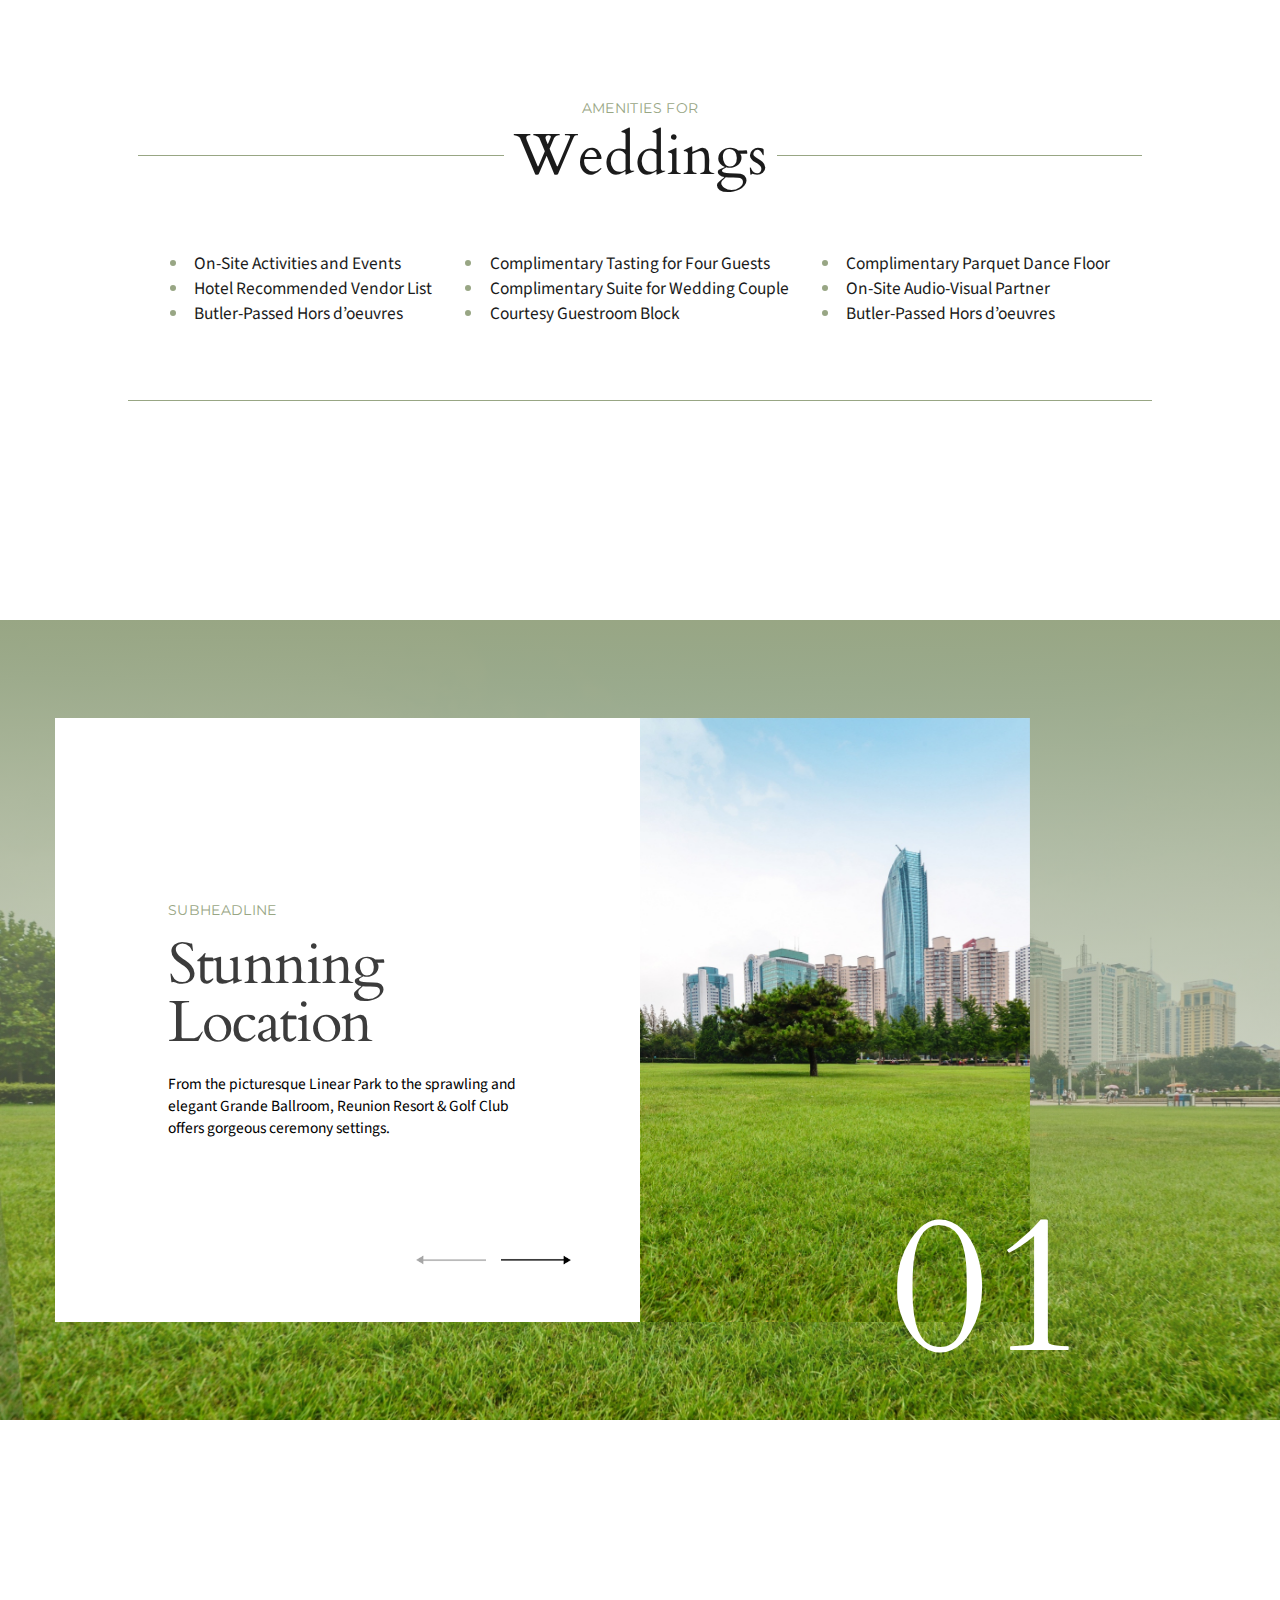
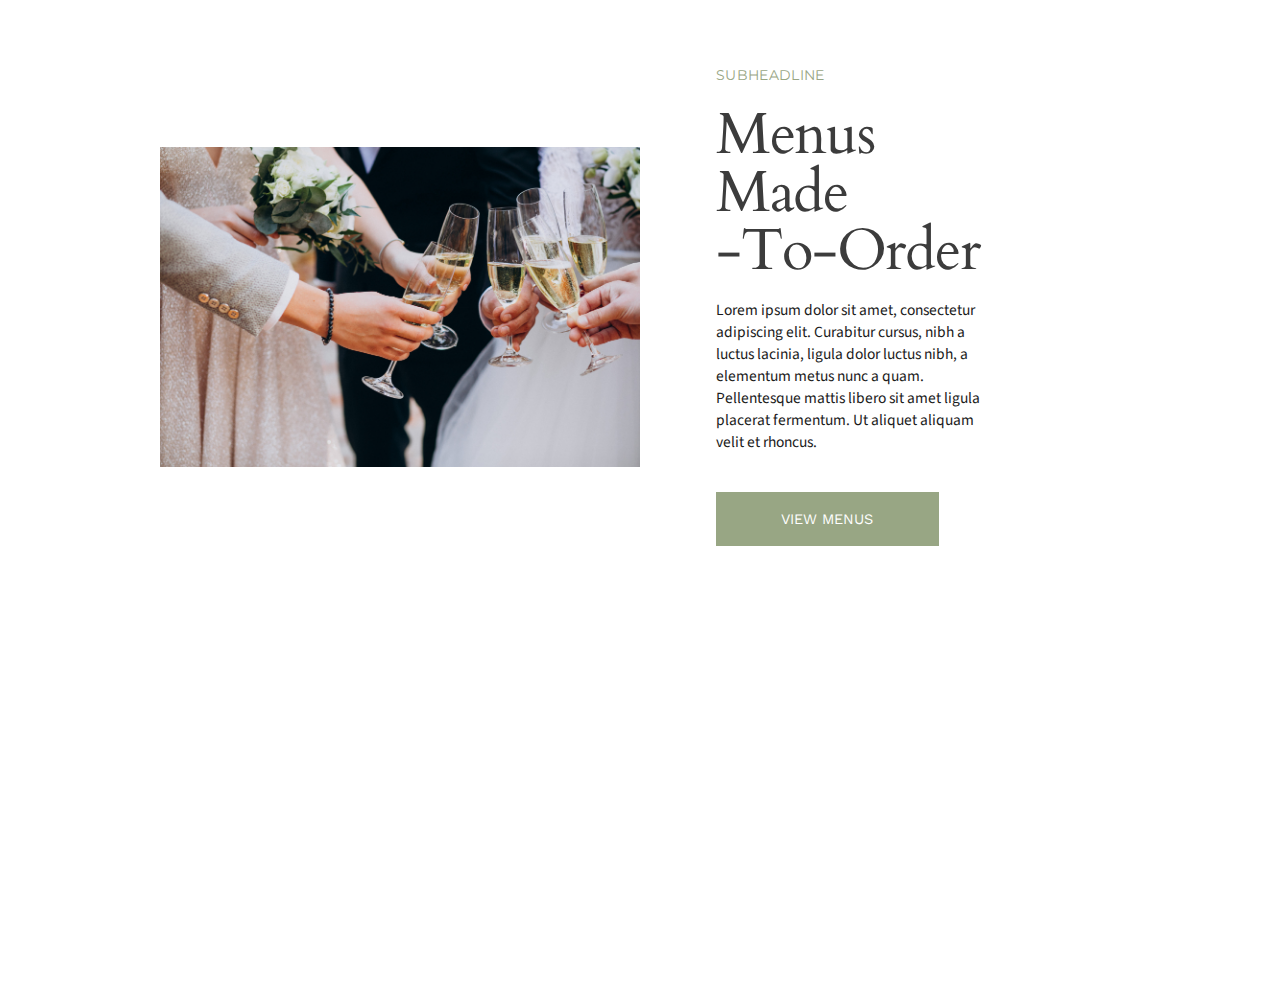
<file: index.html>
<!DOCTYPE html>
<html lang="en">
<head>
    <meta charset="UTF-8">
    <meta name="viewport" content="width=device-width, initial-scale=1.0">
    <link rel="preconnect" href="https://fonts.googleapis.com">
    <link rel="preconnect" href="https://fonts.gstatic.com" crossorigin>
    <link href="https://fonts.googleapis.com/css2?family=Cardo&family=Montserrat:wght@500&family=Source+Sans+3&family=Work+Sans:wght@600&display=swap" rel="stylesheet">
    <link rel="stylesheet" href="https://cdn.jsdelivr.net/npm/swiper@10/swiper-bundle.min.css" />
    <link rel="stylesheet" href="./styles.css">
    <title>Weddings</title>
</head>
<body>
    <!-- Header -->
    <header id="header">
        <small class="tittle-small">AMENITIES FOR</small>
        <div class="text-container">
            <div class="container-tittle--lines">
                <div class="line-title"></div>
                <h1>Weddings</h1>
                <div class="line-title"></div>
            </div>
            <div class="lists">
                <ul>
                    <li>On-Site Activities and Events</li>
                    <li>Hotel Recommended Vendor List</li>
                    <li>Butler-Passed Hors d’oeuvres</li>
                </ul>
                <ul>
                    <li>Complimentary Tasting for Four Guests </li>
                    <li>Complimentary Suite for Wedding Couple</li>
                    <li>Courtesy Guestroom Block</li>
                </ul>
                <ul>
                    <li>Complimentary Parquet Dance Floor</li>
                    <li>On-Site Audio-Visual Partner</li>
                    <li>Butler-Passed Hors d’oeuvres</li>
                </ul>
            </div>
            <div class="line-title--down"></div>
        </div>
    </header>
    <!-- /Header -->
    <!-- Slider -->  
    <section id="section-slider">
        <div class="left-container--slider">
            <div class="text-container--slider">
                <div class="aux-text--slider">
                    <small class="small-slider">SUBHEADLINE</small>
                    <h2 class="h-slider">Stunning <br> Location</h2>
                    <p class="p-slider">From the picturesque Linear Park to the sprawling and elegant Grande Ballroom, Reunion Resort & Golf Club offers gorgeous ceremony settings.</p>
                </div> 
                <div class="arrows-container">
                    <button id="left-arrow" class="swiper-button-prev " ></button>
                    <button id="right-arrow" class="swiper-button-next" ></button>
                </div>     
            </div>
        </div>
        <div class="right-container--slider">
            <div class="container--slider">
                <div class="swiper mySwiper">
                    <div class="swiper-wrapper">
                      <div class="swiper-slide">
                        <img src="./assets/img/landscape-s.jpg" alt="landscape">
                      </div>
                    <div class="swiper-slide">
                        <img src="./assets/img/landscape-s.jpg" alt="landscape">
                    </div>
                    <div class="swiper-slide">
                        <img src="./assets/img/landscape-s.jpg" alt="landscape">
                    </div>
                    <div class="swiper-slide">
                        <img src="./assets/img/landscape-s.jpg" alt="landscape">
                    </div>
                    <div class="swiper-slide">
                        <img src="./assets/img/landscape-s.jpg" alt="landscape">
                    </div>
                    </div>
                  </div>
                  
            </div>
            <h2 id="counter">01</h2>
        </div>
    </section>
    <!-- /Slider -->
    <!-- Menus Made Section -->
    <section id="menus">
        <div class="container-figure">
            <figure class="figure-menus">
                <img src="./assets/img/toast-s.jpg" alt="toast img">
           </figure>
        </div>
        <div class="container-text--menus">
            <div class="box-text">
                <small class="small-menus">SUBHEADLINE</small>
                <h2 class="tittle-h--menus">Menus Made <br>-To-Order</h2>
                <p>Lorem ipsum dolor sit amet, consectetur adipiscing elit. Curabitur cursus, nibh a luctus lacinia, ligula dolor luctus nibh, a elementum metus nunc a quam. Pellentesque mattis libero sit amet ligula placerat fermentum. Ut aliquet aliquam velit et rhoncus.</p>
                <button class="botton--menus"> VIEW MENUS</button>
            </div>
        </div>
    </section>
    <!-- /Menus Made Section -->
    <script src="https://cdn.jsdelivr.net/npm/swiper@10/swiper-bundle.min.js"></script>
    <script src="./main.js"></script>
</body>
</html>
</file>
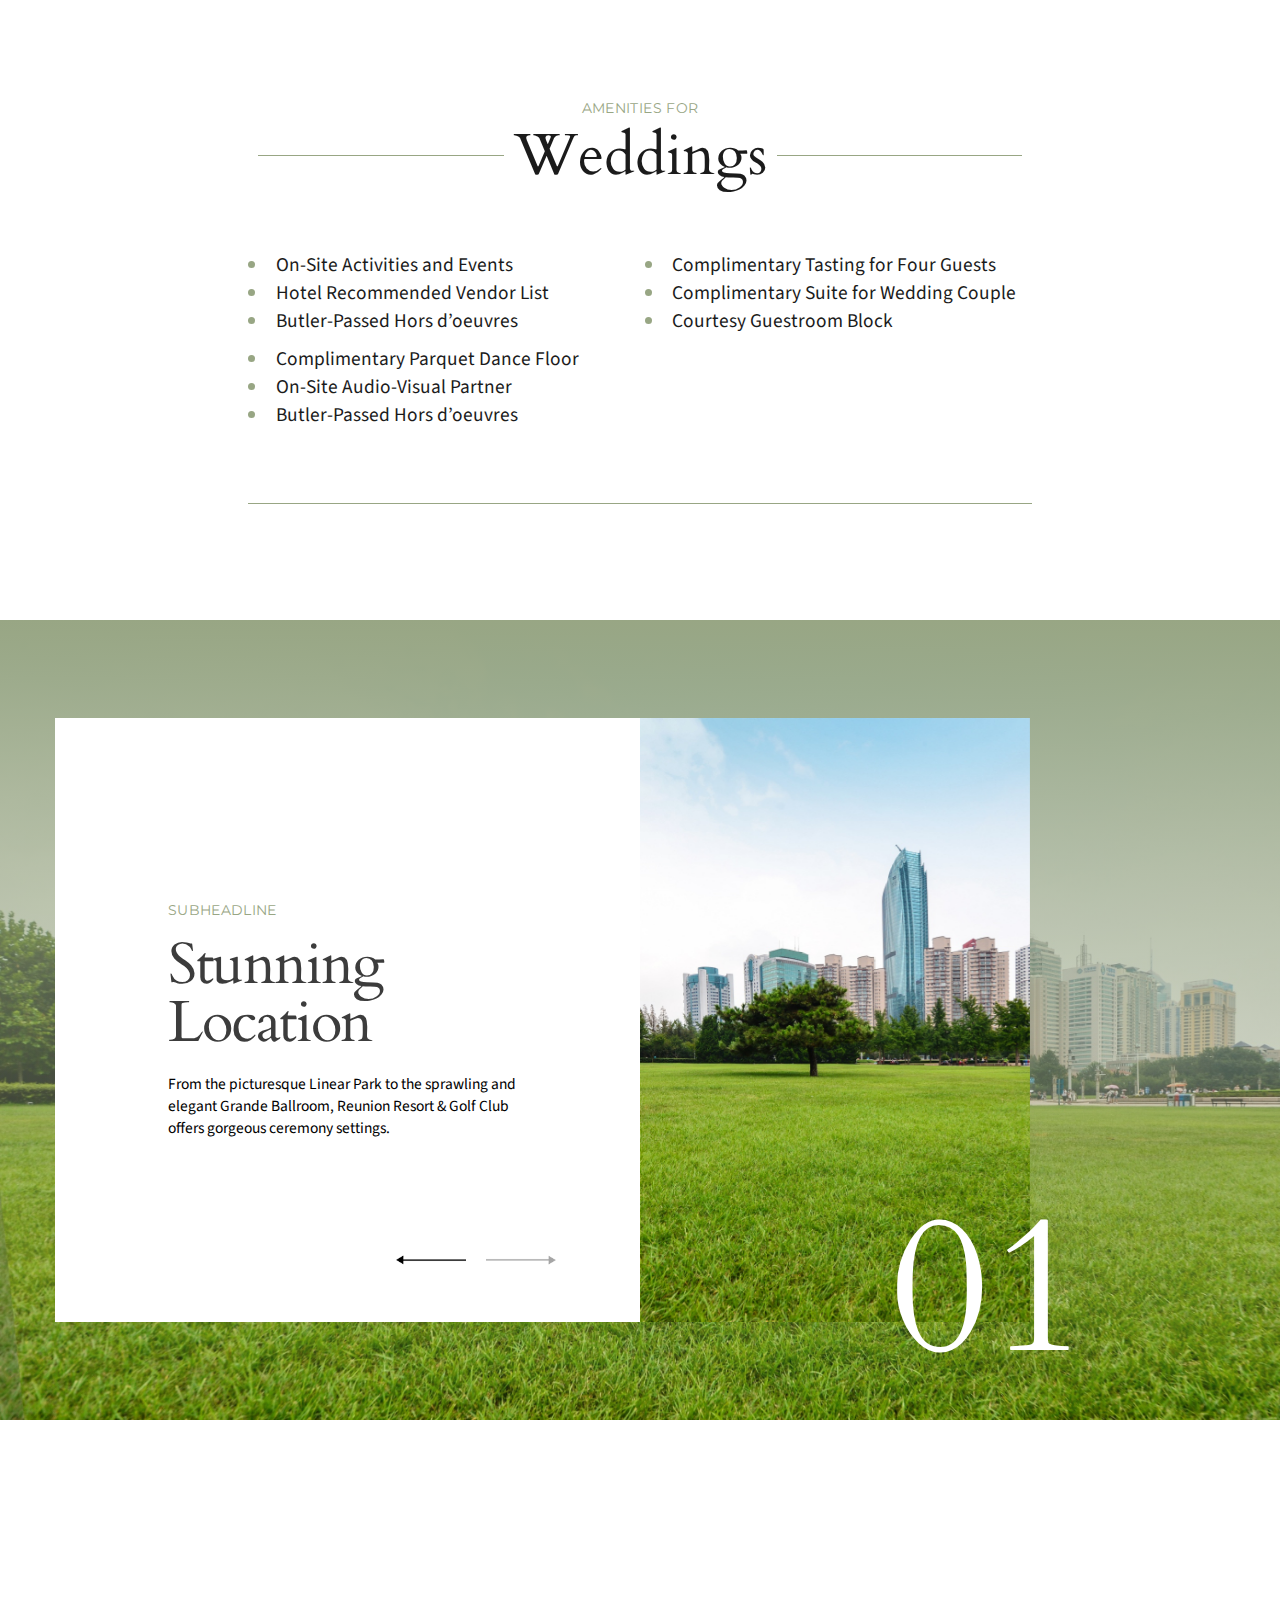
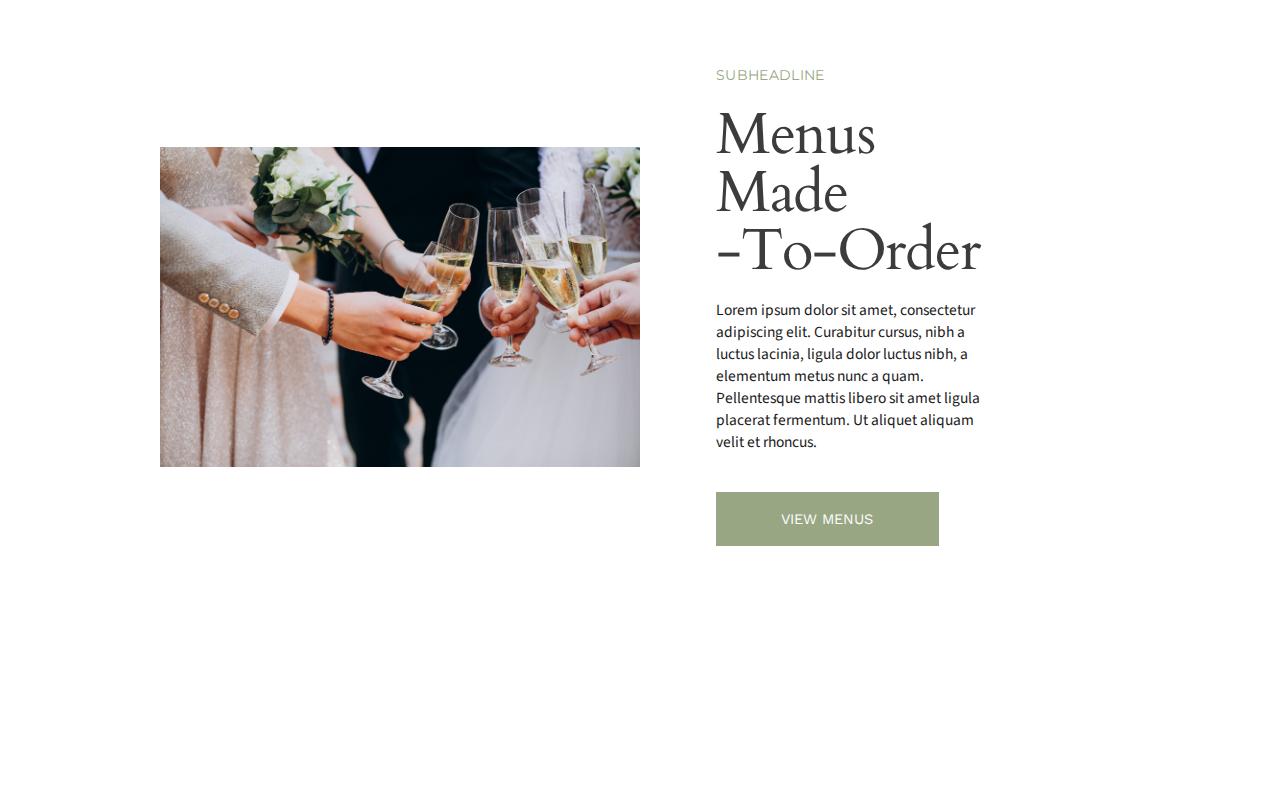
<file: landing page weddings/index.html>
<!DOCTYPE html>
<html lang="en">
<head>
    <meta charset="UTF-8">
    <meta name="viewport" content="width=device-width, initial-scale=1.0">
    <link rel="preconnect" href="https://fonts.googleapis.com">
    <link rel="preconnect" href="https://fonts.gstatic.com" crossorigin>
    <link href="https://fonts.googleapis.com/css2?family=Cardo&family=Montserrat:wght@500&family=Source+Sans+3&family=Work+Sans:wght@600&display=swap" rel="stylesheet">
    <link rel="stylesheet" href="https://cdn.jsdelivr.net/npm/swiper@10/swiper-bundle.min.css" />
    <link rel="stylesheet" href="./styles.css">
    <title>Weddings</title>
</head>
<body>
    <!-- Header -->
    <header id="header">
        <small class="tittle-small">AMENITIES FOR</small>
        <div class="text-container">
            <div class="container-tittle--lines">
                <div class="line-title"></div>
                <h1>Weddings</h1>
                <div class="line-title"></div>
            </div>
            <div class="lists">
                <ul>
                    <li>On-Site Activities and Events</li>
                    <li>Hotel Recommended Vendor List</li>
                    <li>Butler-Passed Hors d’oeuvres</li>
                </ul>
                <ul>
                    <li>Complimentary Tasting for Four Guests </li>
                    <li>Complimentary Suite for Wedding Couple</li>
                    <li>Courtesy Guestroom Block</li>
                </ul>
                <ul>
                    <li>Complimentary Parquet Dance Floor</li>
                    <li>On-Site Audio-Visual Partner</li>
                    <li>Butler-Passed Hors d’oeuvres</li>
                </ul>
            </div>
            <div class="line-title--down"></div>
        </div>
    </header>
    <!-- /Header -->
    <!-- Slider -->  
    <section id="section-slider">
        <div class="left-container--slider">
            <div class="text-container--slider">
                <div class="aux-text--slider">
                    <small class="small-slider">SUBHEADLINE</small>
                    <h2 class="h-slider">Stunning <br> Location</h2>
                    <p class="p-slider">From the picturesque Linear Park to the sprawling and elegant Grande Ballroom, Reunion Resort & Golf Club offers gorgeous ceremony settings.</p>
                </div> 
                <div class="arrows-container">
                    <button id="left-arrow" class="swiper-button-next" ></button>
                    <button id="right-arrow" class="swiper-button-prev" ></button>
                </div>     
            </div>
        </div>
        <div class="right-container--slider">
            <div class="container--slider">
                <div class="swiper mySwiper">
                    <div class="swiper-wrapper">
                      <div class="swiper-slide">
                        <img src="./assets/img/landscape-s.jpg" alt="landscape">
                      </div>
                    <div class="swiper-slide">
                        <img src="./assets/img/landscape-s.jpg" alt="landscape">
                    </div>
                    <div class="swiper-slide">
                        <img src="./assets/img/landscape-s.jpg" alt="landscape">
                    </div>
                    </div>
                  </div>
                  
            </div>
            <h2 id="counter">01</h2>
        </div>
    </section>
    <!-- /Slider -->
    <!-- Menus Made Section -->
    <section id="menus">
        <div class="container-figure">
            <figure class="figure-menus">
                <img src="./assets/img/toast-s.jpg" alt="toast img">
           </figure>
        </div>
        <div class="container-text--menus">
            <div class="box-text">
                <small class="small-menus">SUBHEADLINE</small>
                <h2 class="tittle-h--menus">Menus Made <br>-To-Order</h2>
                <p>Lorem ipsum dolor sit amet, consectetur adipiscing elit. Curabitur cursus, nibh a luctus lacinia, ligula dolor luctus nibh, a elementum metus nunc a quam. Pellentesque mattis libero sit amet ligula placerat fermentum. Ut aliquet aliquam velit et rhoncus.</p>
                <button class="botton--menus"> VIEW MENUS</button>
            </div>
        </div>
    </section>
    <!-- /Menus Made Section -->
    <script src="https://cdn.jsdelivr.net/npm/swiper@10/swiper-bundle.min.js"></script>
    <script src="./main.js"></script>
</body>
</html>
</file>
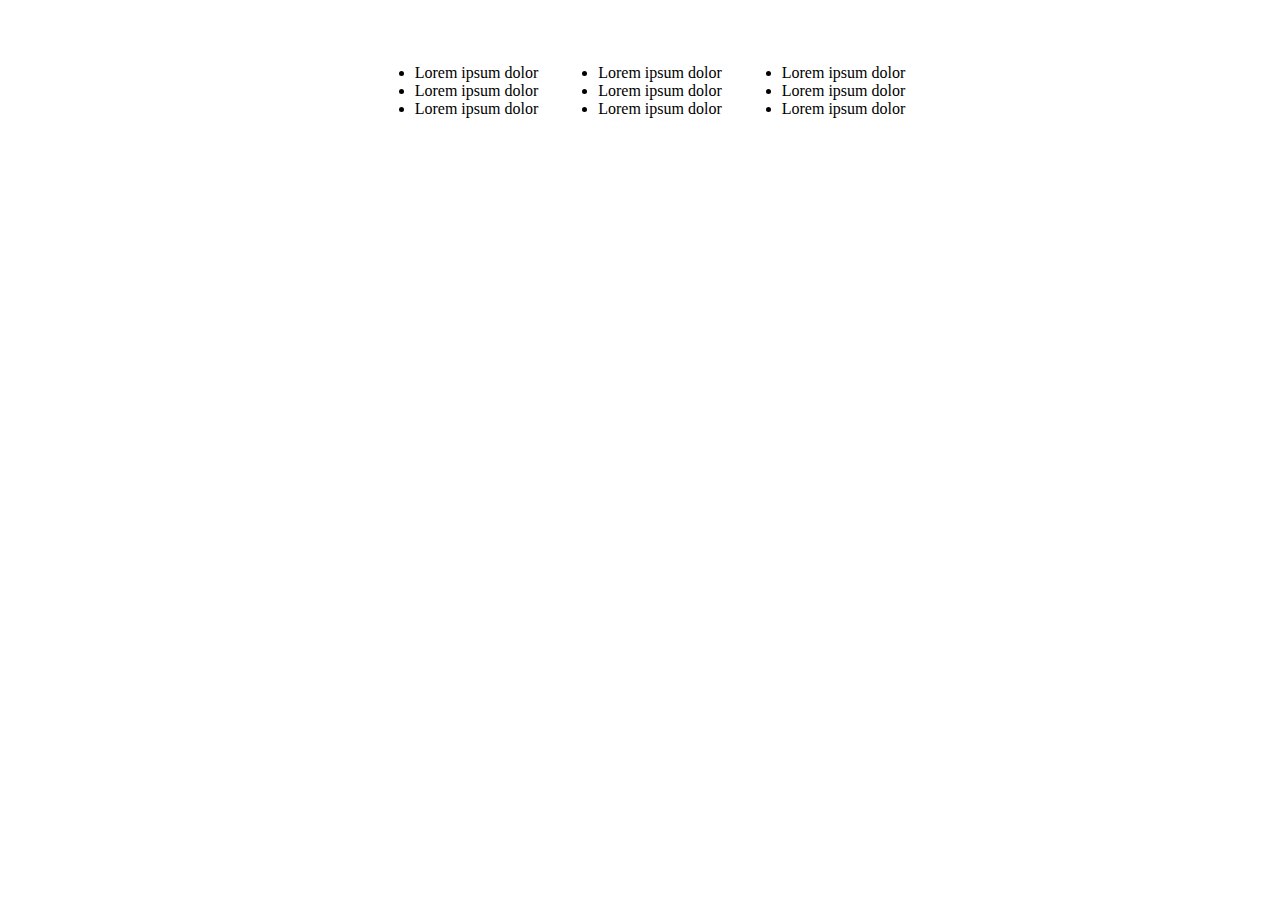
<file: new.html>
<!DOCTYPE html>
<html lang="en">
<head>
    <meta charset="UTF-8">
    <meta name="viewport" content="width=device-width, initial-scale=1.0">
    <title>Document</title>
</head>
<body>
    <style>
        .container{
            display: flex;
            justify-content: center;
        }
        div{
            display: flex;
            columns: 200px 3;
            column-gap: 20px;
            padding: 20px;
        }
    </style>
    <div class="container">
        <div>
            <ul>
                <li>Lorem ipsum dolor</li>
                <li>Lorem ipsum dolor</li>
                <li>Lorem ipsum dolor</li>
            </ul>
            <ul>
                <li>Lorem ipsum dolor</li>
                <li>Lorem ipsum dolor</li>
                <li>Lorem ipsum dolor</li>
            </ul>
            <ul>
                <li>Lorem ipsum dolor</li>
                <li>Lorem ipsum dolor</li>
                <li>Lorem ipsum dolor</li>
            </ul>
        </div>
    </div>
    
</body>
</html>
</file>
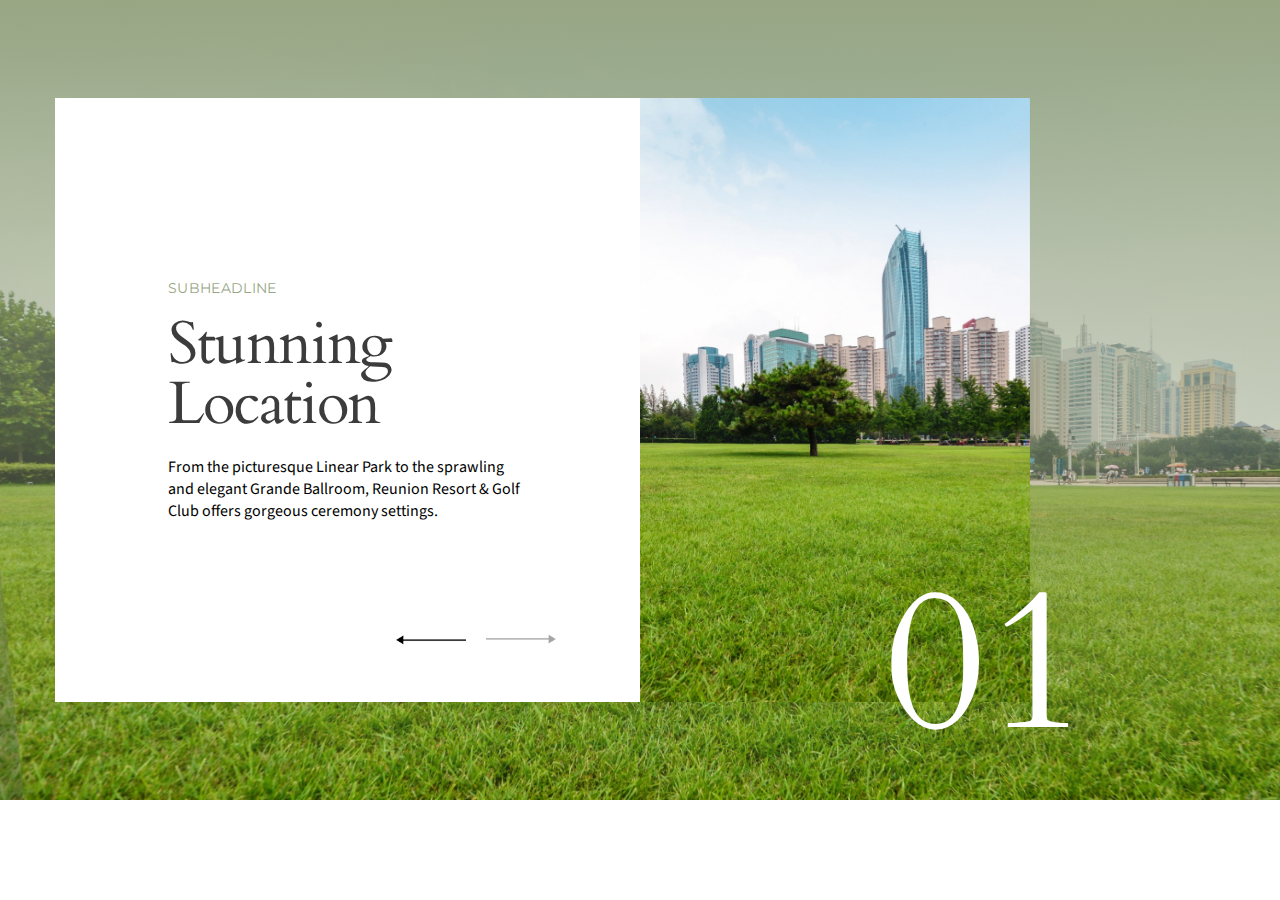
<file: landing page weddings/class1.html>
<!DOCTYPE html>
<html lang="en">
<head>
    <meta charset="UTF-8">
    <meta name="viewport" content="width=device-width, initial-scale=1.0">
    <link rel="preconnect" href="https://fonts.googleapis.com">
    <link rel="preconnect" href="https://fonts.gstatic.com" crossorigin>
    <link href="https://fonts.googleapis.com/css2?family=Cardo&family=Montserrat:wght@500&family=Source+Sans+3&family=Work+Sans:wght@600&display=swap" rel="stylesheet">
    <link rel="stylesheet" href="https://cdn.jsdelivr.net/npm/swiper@10/swiper-bundle.min.css" />

    <link rel="stylesheet" href="./styles1.css">
    <title>Weddings</title>
</head>
<body>

    <section id="section-slider">
        <div class="left-container--slider">
            <div class="text-container--slider">
                <div class="aux-text--slider">
                    <small class="small-slider">SUBHEADLINE</small>
                    <h2 class="h-slider">Stunning <br> Location</h2>
                    <p class="p-slider">From the picturesque Linear Park to the sprawling and elegant Grande Ballroom, Reunion Resort & Golf Club offers gorgeous ceremony settings.</p>
                </div> 
                <div class="arrows-container">
                    <button id="left-arrow" class="swiper-button-next" ></button>
                    <button id="right-arrow" class="swiper-button-prev" ></button>
                </div>     
            </div>
        </div>
        <div class="right-container--slider">
            <div class="container--slider">
                <div class="swiper mySwiper">
                    <div class="swiper-wrapper">
                      <div class="swiper-slide">
                        <img src="./assets/img/landscape-s.jpg" alt="landscape">
                      </div>
                    <div class="swiper-slide">
                        <img src="./assets/img/landscape-s.jpg" alt="landscape">
                    </div>
                    <div class="swiper-slide">
                        <img src="./assets/img/landscape-s.jpg" alt="landscape">
                    </div>
                    </div>
                  </div>
                  
            </div>
            <h2 id="counter">01</h2>
        </div>
    </section>

    <script src="https://cdn.jsdelivr.net/npm/swiper@10/swiper-bundle.min.js"></script>
    <script src="./main.js"></script>
</body>
</html>
</file>
<file: styles.css>
/* The sources and fonts used on this landing page are as follows:
- Montserrat Medium 500
- Cardo Regular 400
- Source Sans Regular 400
- Work Sans SemiBold 600

    font-family: 'Cardo', serif;
    font-family: 'Montserrat', sans-serif;
    font-family: 'Source Sans 3', sans-serif;
    font-family: 'Work Sans', sans-serif;

*/
*{
    margin: 0;
    padding: 0;
    box-sizing: border-box;
}
:root{
    --black-wedding:#1B1B1B;
    --green-wedding:#98A684;
    --white-wedding:#ffffff;
    --point-wedding:#98A684;
    --greenst-wedding:#3C3C3C;
    --swiper-theme-color:transparent !important;
    --swiper-navigation-size: 40px;

}
html{
    font-size: 60.5%;
}
/* Header  */
#header{
    width: 100%;
    height: 100%;
    max-height: 540px;
    text-align: center;
    display: flex;
    justify-content: center;
    flex-direction: column;
    align-items: center;
    margin-top: 100px;
    margin-bottom: 100px;
    
}
#header .text-container{
    width: 61.2%;
    height: 304.2px;
}
#header .container-tittle--lines{
    display: flex;
    width: 100%;
    align-items: center;
}
#header .tittle-small{
    font-family: 'Montserrat', sans-serif;
    color: var(--green-wedding);
    font-size: 1.4rem;
    letter-spacing: 0.35px;
    opacity: 1;
    height: auto;
}

#header .line-title{
    flex: 1;
    height: 1px;
    background-color: var(--green-wedding);
    margin: 0 10px;
    width: 39.21%;
}
#header h1{
    font-family:  'Cardo', serif;
    font-size: 6rem;
    font-weight: 400;
    color: var(--black-wedding);
    opacity: 1;
}
#header .lists{
    display: flex;
    width: 100%;
    columns: 200px 3;
    height: auto;
    justify-content: center;
    gap: 22px;
    padding-top: 56px;
    padding-bottom: 74px;
}
#header .lists li{
    font-family: 'Source Sans 3', sans-serif;
    letter-spacing: 0px;
    color: var(--black-wedding);
    font-size: 2rem;
    text-align: left;
    opacity: 1;
}
#header .lists li::marker{
    color: var(--green-wedding);
}
#header .lists ul{
    list-style-position: inside;
}
#header .line-title--down{
    height: 1px;
    background-color: var(--green-wedding);
    margin: 0 ;
    width: 100%;
}

/* /Header  */
/* Slider */
#section-slider{
    width: 100%;
    height: 800px;
    max-height: 800px;
    background:linear-gradient(to bottom, rgba(152, 166, 132, 1.5), transparent), url('./assets/img/landscape-m.jpg');
    background-size: cover;
    display: flex;
    position: relative;
}
/* container part left */
#section-slider .left-container--slider{
    width: 50%;
    height: 100%;
    display: flex;
    justify-content: flex-end;
    align-items: center;
}

#section-slider .text-container--slider{
    display: flex;
    flex-direction: column;
    justify-content: center;
    width: 585px;
    height: 604px;
    background-color: var(--white-wedding);
    margin-left: 20px;
    position: relative;
    padding: 10px;
}

#section-slider .small-slider{
    color: #98A684;
    font-size: 1.4rem;
    font-family: 'Montserrat', sans-serif;
    letter-spacing: 0.35px;
}
#section-slider .h-slider{
    font-family: 'Cardo', serif;
    font-size: 6rem;
    font-weight: 400;
    letter-spacing: -1.39px;
    line-height: 1;
    color: var(--greenst-wedding);
    margin-top: 18.5px;
    margin-bottom: 20.5px
}
#section-slider .p-slider{
    font-family:'Source Sans 3', sans-serif;
    font-size: 1.6rem;
    max-width: 359px;
}
#section-slider .aux-text--slider{
align-self: center;
}
#section-slider .arrows-container{
    align-self: flex-end;
    display: flex;
    width: 156px;
    height: 8px;
    position: absolute;
    gap: 35px;
    right: 0;
    bottom: 10%;
    left: 60%;
}
#section-slider #left-arrow{
    display: flex;
    width: 70px;
    background-image: url('./assets/icons/left-arrow.png');
    background-position: center;
    background-repeat: no-repeat;
    background-size: cover;
    border: none;
    background-color: transparent;
    margin-top: -19.1px;
    padding: 0;
}
#section-slider .swiper-button-prev,.swiper-button-prev:after{
    width: 70px;
    position: relative;
}
#section-slider .swiper-button-next,.swiper-button-next:after{
    width: 70px;
    position: relative;

}
#section-slider #right-arrow{
    display: flex;
    width: 70px;
    background-image: url('./assets/icons/left-arrow.png');
    background-position: center;
    background-repeat: no-repeat;
    background-size: cover;
    margin-top: -17.2px;;
    transform: rotate(180deg);
    border: none;
    background-color: transparent;
    padding: 0;
}
/* container part right */
#section-slider .right-container--slider{
    width: 50%;
    height: 100%;
    display: flex;
    justify-content: flex-start;
    align-items: center;
}
#section-slider .container--slider{
    width: 60.93%;
    height: 75.5%;
}
.swiper {
    width: 100%;
    height: 100%;
  }

.swiper-slide {
text-align: center;
font-size: 18px;
background: #fff;
display: flex;
justify-content: center;
align-items: center;
}

.swiper-slide img {
display: block;
width: 100%;
height: 100%;
object-fit: cover;
}
#counter{
font-family: 'Cardo', serif;
color: var(--white-wedding);
font-size: 20rem;
font-weight: 400;
position: absolute;
bottom: 0;
right: 15%;
z-index: 1;
}

/* /Slider */

/* Menus */
#menus{
    display: flex;
    height: 100%;
    max-height: 973px;
    height: 973px;
    width: 100%;
    margin-bottom: 200px;

}
#menus .container-figure{
    width: 50%;
    height: 100%;
    display: flex;
    justify-content: flex-end;
    align-items: center;
}
#menus .container-figure .figure-menus{
    width: 75%;
    height: 61.45%;
    display: flex;
    align-items: center;
}
#menus .container-figure .figure-menus img{
    width: 100%;
    height: auto;
    max-height: 100%;
}
#menus .container-text--menus{
    height: 100%;
    width: 50%;
    padding-left: 5.93%;
    display: flex;
    flex-direction: column;
    justify-content: center;
}

#menus .small-menus{
    font-family: 'Montserrat', sans-serif;
    color: var(--green-wedding);
    font-size: 1.4rem;
    letter-spacing: 0.35px;
    opacity: 1;
    height: auto;
} 
#menus .tittle-h--menus{
    letter-spacing: -1.29px;
    font-family: 'Cardo', serif;
    font-size: 6rem;
    font-weight: 400;
    line-height: 1;
    color: var(--greenst-wedding);
    opacity: 1;
    margin-top: 23px;
    margin-bottom: 19px;
}

#menus p{
    font-family: 'Source Sans 3', sans-serif;
    font-size: 1.6rem;
    color: var(--black-wedding);
    max-width: 380px;
    margin-bottom: 39px;
}

#menus .botton--menus{
    width: 223px;
    height: 54px;
    max-width: 223px;
    background-color: var(--green-wedding);
    border: none;
    color: var(--white-wedding);
    font-size: 1.5rem;
    font-family: 'Work Sans', sans-serif;
    font-weight: 400;

}
#menus .box-text{
    width: 50%;
    height: 100%;
    display: flex;
    flex-direction: column;
    justify-content: center;
}
/* /Menus */

@media (min-width: 1570px) and (max-width: 1878px){
    html {
        font-size: 59.5%;
    }
   /* Header */
    #header .text-container{
        width: 70%;
    }
    #header .lists{
        grid-template-columns: repeat(3,1fr);
    }
   /* /Header */
   
}
@media (min-width: 1200px) and (max-width: 1569px){
    #header .text-container{
        margin-bottom: 100px;
        width: 80%;
    }
    #header .lists{
        grid-template-columns: repeat(2,1fr);
        gap: 33px;
    }
    #header .lists li{
        font-size: 1.8rem;
    }
}
@media (min-width: 800px) and (max-width: 1199px){
    html {
        font-size: 57.5%;
    }
    #header{
        height: 100vh;
        margin: 0;
    }
    #header .text-container{
        width: 80%;
        gap: 10px;
    }
    #header .lists{
        padding-top: 14px;
        padding-bottom: 46px;
    }
    #header .lists li{
        font-size: 1.8rem;
    }
    /* Slider */
    #section-slider{
        width: 100%;
        height: 100vh;
        background: none;
    }
    #section-slider .text-container--slider{
        width: 100%;
    }
    #section-slider .aux-text--slider{
        text-align: center;
    }
    #section-slider .arrows-container{
        left: 30%;   
    }
    #section-slider .container--slider{
        width: 100%;
    }
    #counter{
        bottom: 7%;
        right: 0;
    }
   /* /Slider */

   /* Menus */

   #menus .box-text{

    width: 80% ;
   }

   /* /Menus */

}
@media(max-width: 799px){
    /* Header */
    html {
        font-size: 46.5%;
    }
    #header .text-container{
        display: grid;
        grid-template-columns:1fr;
        gap: 10px;
        justify-content: center;
        width: 85%;
    }
    #header .lists{
        padding-top: 14px;
        padding-bottom: 30px;
        flex-direction: column;
    }
    #header .lists li {
        font-size: 1.8rem;
    }
    /* /Header */

    /* Slider */
    #section-slider{
        width: 100%;
        height: 100vh;
        background: none;
        flex-direction: column-reverse;
    }
    #section-slider .left-container--slider{
        width: 100%;
        align-items: flex-start;
        height: auto;
    }
    #section-slider .text-container--slider{
        width: 100%;
        height: auto;
        margin: 0;
    }
    #section-slider .aux-text--slider{
        text-align: center;
    }
    #section-slider .arrows-container{
        top: -14%;
        left: 50%;
        gap: 40px;
        transform: translate(-60%, -50%);
    }
    #section-slider .container--slider{
        width: 100%;
    }
    #section-slider .right-container--slider{
        width: 100%;
    }
    #counter{
        display: none;
    }

    /* /Slider */
    /* Menus */
    #menus{
        flex-direction: column;
        margin-bottom: 200px;
    }
    #menus .container-figure{
        width: 100%;
        justify-content: center;
    }
    #menus .container-text--menus{
        width: 100%;
        justify-content: center;
        align-items: center;
        text-align: center;
        height: auto;
        padding: 0;
    }
    #menus .botton--menus{
        align-self: center;
    }
    /*/Menus */
    

}
</file>
<file: landing page weddings/styles.css>
/* The sources and fonts used on this landing page are as follows:
- Montserrat Medium 500
- Cardo Regular 400
- Source Sans Regular 400
- Work Sans SemiBold 600

    font-family: 'Cardo', serif;
    font-family: 'Montserrat', sans-serif;
    font-family: 'Source Sans 3', sans-serif;
    font-family: 'Work Sans', sans-serif;

*/
*{
    margin: 0;
    padding: 0;
    box-sizing: border-box;
}
:root{
    --black-wedding:#1B1B1B;
    --green-wedding:#98A684;
    --white-wedding:#ffffff;
    --point-wedding:#98A684;
    --greenst-wedding:#3C3C3C;
    --swiper-theme-color:transparent !important;
    --swiper-navigation-size: 40px;

}
html{
    font-size: 60.5%;
}
/* Header  */
#header{
    width: 100%;
    height: 100%;
    max-height: 540px;
    text-align: center;
    display: flex;
    justify-content: center;
    flex-direction: column;
    align-items: center;
    margin-top: 100px;
    margin-bottom: 100px;
    
}
#header .text-container{
    width: 61.2%;
    height: 304.2px;
}
#header .container-tittle--lines{
    display: flex;
    width: 100%;
    align-items: center;
}
#header .tittle-small{
    font-family: 'Montserrat', sans-serif;
    color: var(--green-wedding);
    font-size: 1.4rem;
    letter-spacing: 0.35px;
    opacity: 1;
    height: auto;
}

#header .line-title{
    flex: 1;
    height: 1px;
    background-color: var(--green-wedding);
    margin: 0 10px;
    width: 39.21%;
}
#header h1{
    font-family:  'Cardo', serif;
    font-size: 6rem;
    font-weight: 400;
    color: var(--black-wedding);
    opacity: 1;
}
#header .lists{
    display: grid;
    width: 100%;
    grid-template-columns: repeat(3,1fr);
    height: auto;
    justify-content: center;
    align-items: center;
    gap: 22px;
    padding-top: 56px;
    padding-bottom: 74px;
}
#header .lists li{
    font-family: 'Source Sans 3', sans-serif;
    letter-spacing: 0px;
    color: var(--black-wedding);
    font-size: 2rem;
    text-align: left;
    opacity: 1;
}
#header .lists li::marker{
    color: var(--green-wedding);
}
#header .lists ul{
    list-style-position: inside;
}
#header .line-title--down{
    height: 1px;
    background-color: var(--green-wedding);
    margin: 0 ;
    width: 100%;
}

/* /Header  */
/* Slider */
#section-slider{
    width: 100%;
    height: 800px;
    max-height: 800px;
    background:linear-gradient(to bottom, rgba(152, 166, 132, 1.5), transparent), url('./assets/img/landscape-m.jpg');
    background-size: cover;
    display: flex;
    position: relative;
}
/* container part left */
#section-slider .left-container--slider{
    width: 50%;
    height: 100%;
    display: flex;
    justify-content: flex-end;
    align-items: center;
}

#section-slider .text-container--slider{
    display: flex;
    flex-direction: column;
    justify-content: center;
    width: 585px;
    height: 604px;
    background-color: var(--white-wedding);
    margin-left: 20px;
    position: relative;
    padding: 10px;
}

#section-slider .small-slider{
    color: #98A684;
    font-size: 1.4rem;
    font-family: 'Montserrat', sans-serif;
    letter-spacing: 0.35px;
}
#section-slider .h-slider{
    font-family: 'Cardo', serif;
    font-size: 6rem;
    font-weight: 400;
    letter-spacing: -1.39px;
    line-height: 1;
    color: var(--greenst-wedding);
    margin-top: 18.5px;
    margin-bottom: 20.5px
}
#section-slider .p-slider{
    font-family:'Source Sans 3', sans-serif;
    font-size: 1.6rem;
    max-width: 359px;
}
#section-slider .aux-text--slider{
align-self: center;
}
#section-slider .arrows-container{
    align-self: flex-end;
    display: flex;
    width: 156px;
    height: 8px;
    position: absolute;
    right: 0;
    bottom: 10%;
    left: 60%;
}
#section-slider #left-arrow{
    display: flex;
    width: 70px;
    background-image: url('./assets/icons/left-arrow.png');
    background-position: center;
    background-repeat: no-repeat;
    background-size: cover;
    border: none;
    background-color: transparent;
    margin-top: -19.1px;
    padding: 0;
}
#section-slider .swiper-button-prev,.swiper-button-prev:after{
    width: 70px;
    position: relative;
}
#section-slider .swiper-button-next,.swiper-button-next:after{
    width: 70px;
    position: relative;

}
#section-slider #right-arrow{
    display: flex;
    width: 70px;
    background-image: url('./assets/icons/left-arrow.png');
    background-position: center;
    background-repeat: no-repeat;
    background-size: cover;
    margin-top: -17.2px;;
    transform: rotate(180deg);
    border: none;
    background-color: transparent;
    padding: 0;
}
/* container part right */
#section-slider .right-container--slider{
    width: 50%;
    height: 100%;
    display: flex;
    justify-content: flex-start;
    align-items: center;
}
#section-slider .container--slider{
    width: 60.93%;
    height: 75.5%;
}
.swiper {
    width: 100%;
    height: 100%;
  }

.swiper-slide {
text-align: center;
font-size: 18px;
background: #fff;
display: flex;
justify-content: center;
align-items: center;
}

.swiper-slide img {
display: block;
width: 100%;
height: 100%;
object-fit: cover;
}
#counter{
font-family: 'Cardo', serif;
color: var(--white-wedding);
font-size: 20rem;
font-weight: 400;
position: absolute;
bottom: 0;
right: 15%;
z-index: 1;
}

/* /Slider */

/* Menus */
#menus{
    display: flex;
    height: 100%;
    max-height: 973px;
    height: 973px;
    width: 100%;

}
#menus .container-figure{
    width: 50%;
    height: 100%;
    display: flex;
    justify-content: flex-end;
    align-items: center;
}
#menus .container-figure .figure-menus{
    width: 75%;
    height: 61.45%;
    display: flex;
    align-items: center;
}
#menus .container-figure .figure-menus img{
    width: 100%;
    height: auto;
    max-height: 100%;
}
#menus .container-text--menus{
    height: 100%;
    width: 50%;
    padding-left: 5.93%;
    display: flex;
    flex-direction: column;
    justify-content: center;
}

#menus .small-menus{
    font-family: 'Montserrat', sans-serif;
    color: var(--green-wedding);
    font-size: 1.4rem;
    letter-spacing: 0.35px;
    opacity: 1;
    height: auto;
} 
#menus .tittle-h--menus{
    letter-spacing: -1.29px;
    font-family: 'Cardo', serif;
    font-size: 6rem;
    font-weight: 400;
    line-height: 1;
    color: var(--greenst-wedding);
    opacity: 1;
    margin-top: 23px;
    margin-bottom: 19px;
}

#menus p{
    font-family: 'Source Sans 3', sans-serif;
    font-size: 1.6rem;
    color: var(--black-wedding);
    max-width: 380px;
    margin-bottom: 39px;
}

#menus .botton--menus{
    width: 223px;
    height: 54px;
    max-width: 223px;
    background-color: var(--green-wedding);
    border: none;
    color: var(--white-wedding);
    font-size: 1.5rem;
    font-family: 'Work Sans', sans-serif;
    font-weight: 400;

}
#menus .box-text{
    width: 50%;
    height: 100%;
    display: flex;
    flex-direction: column;
    justify-content: center;
}
/* /Menus */

@media (min-width: 1570px) and (max-width: 1878px){
    html {
        font-size: 59.5%;
    }
   /* Header */
    #header .text-container{
        width: 70%;
    }
    #header .lists{
        grid-template-columns: repeat(3,1fr);
    }
   /* /Header */
   
}
@media (min-width: 1200px) and (max-width: 1400px){
    #header .text-container{
        margin-bottom: 100px;
    }
    #header .lists{
        grid-template-columns: repeat(2,1fr);
        gap: 10px;
    }
}
@media (min-width: 800px) and (max-width: 1199px){
    html {
        font-size: 57.5%;
    }
    #header{
        height: 100vh;
        margin: 0;
    }
    #header .text-container{
        display: grid;
        grid-template-columns:1fr;
        gap: 10px;
    }
    #header .lists{
        padding-top: 14px;
        padding-bottom: 46px;
    }
    /* Slider */
    #section-slider{
        width: 100%;
        height: 100vh;
        background: none;
    }
    #section-slider .text-container--slider{
        width: 100%;
    }
    #section-slider .aux-text--slider{
        text-align: center;
    }
    #section-slider .arrows-container{
        left: 30%;   
    }
    #section-slider .container--slider{
        width: 100%;
    }
    #counter{
        bottom: 7%;
        right: 0;
    }
   /* /Slider */

   /* Menus */

   #menus .box-text{

    width: 80% ;
   }

   /* /Menus */

}

@media (min-width: 320px) and (max-width: 799px){
    /* Header */
    html {
        font-size: 46.5%;
    }
    #header .text-container{
        display: grid;
        grid-template-columns:1fr;
        gap: 10px;
        justify-content: center;
    }
    #header .lists{
        padding-top: 14px;
        padding-bottom: 30px;
    }
    /* /Header */

    /* Slider */
    #section-slider{
        width: 100%;
        height: 100vh;
        background: none;
        flex-direction: column-reverse;
    }
    #section-slider .left-container--slider{
        width: 100%;
        align-items: flex-start;
        height: auto;
    }
    #section-slider .text-container--slider{
        width: 100%;
        height: auto;
        margin: 0;
    }
    #section-slider .aux-text--slider{
        text-align: center;
    }
    #section-slider .arrows-container{
        top: -14%;
        left: 50%;
        transform: translate(-50%, -50%);
    }
    #section-slider .container--slider{
        width: 100%;
    }
    #section-slider .right-container--slider{
        width: 100%;
    }
    #counter{
        display: none;
    }

    /* /Slider */
    /* Menus */
    #menus{
        flex-direction: column;
    }
    #menus .container-figure{
        width: 100%;
        justify-content: center;
    }
    #menus .container-text--menus{
        width: 100%;
        justify-content: center;
        align-items: center;
        text-align: center;
        height: auto;
        padding: 0;
    }
    #menus .botton--menus{
        align-self: center;
    }
    /*/Menus */
    

}
</file>
<file: landing page weddings/styles1.css>
*{
    margin: 0;
    padding: 0;
    box-sizing: border-box;
}
:root{
    --black-wedding:#1B1B1B;
    --green-wedding:#98A684;
    --white-wedding:#ffffff;
    --point-wedding:#98A684;
    --greenst-wedding:#3C3C3C;
    --swiper-theme-color:transparent !important;
    --swiper-navigation-size: 40px;

}
html{
    font-size: 62.5%;
}

#section-slider{
    width: 100%;
    height: 800px;
    max-height: 800px;

    background:linear-gradient(to bottom, rgba(152, 166, 132, 1.5), transparent), url('./assets/img/landscape-m.jpg');

    background-size: cover;
    display: flex;
    position: relative;
}
/* container part left */
#section-slider .left-container--slider{
    width: 50%;
    height: 100%;
    display: flex;
    justify-content: flex-end;
    align-items: center;
}

#section-slider .text-container--slider{
    display: flex;
    flex-direction: column;
    justify-content: center;
    width: 585px;
    height: 604px;
    background-color: var(--white-wedding);
    margin-left: 20px;
    position: relative;
    padding: 10px;
}

#section-slider .small-slider{
    color: #98A684;
    font-size: 1.4rem;
    font-family: 'Montserrat', sans-serif;
    letter-spacing: 0.35px;
}
#section-slider .h-slider{
    font-family: 'Cardo', serif;
    font-size: 6rem;
    font-weight: 400;
    letter-spacing: -1.39px;
    line-height: 1;
    color: var(--greenst-wedding);
    margin-top: 18.5px;
    margin-bottom: 20.5px
}
#section-slider .p-slider{
    font-family:'Source Sans 3', sans-serif;
    font-size: 1.6rem;
    max-width: 359px;
}
#section-slider .aux-text--slider{
align-self: center;
}
#section-slider .arrows-container{
    align-self: flex-end;
    display: flex;
    width: 156px;
    height: 8px;
    position: absolute;
    right: 0;
    bottom: 10%;
    left: 60%;
}
#section-slider #left-arrow{
    display: flex;
    width: 70px;
    background-image: url('./assets/icons/left-arrow.png');
    background-position: center;
    background-repeat: no-repeat;
    background-size: cover;
    border: none;
    background-color: transparent;
    margin-top: -19.1px;
    padding: 0;
}
#section-slider .swiper-button-prev,.swiper-button-prev:after{
    width: 70px;
    position: relative;
}
#section-slider .swiper-button-next,.swiper-button-next:after{
    width: 70px;
    position: relative;

}
#section-slider #right-arrow{
    display: flex;
    width: 70px;
    background-image: url('./assets/icons/left-arrow.png');
    background-position: center;
    background-repeat: no-repeat;
    background-size: cover;
    margin-top: -17.2px;;
    transform: rotate(180deg);
    border: none;
    background-color: transparent;
    padding: 0;
}
/* container part right */
#section-slider .right-container--slider{
    width: 50%;
    height: 100%;
    display: flex;
    justify-content: flex-start;
    align-items: center;
}
#section-slider .container--slider{
    width: 60.93%;
    height: 75.5%;
}
.swiper {
    width: 100%;
    height: 100%;
  }

  .swiper-slide {
    text-align: center;
    font-size: 18px;
    background: #fff;
    display: flex;
    justify-content: center;
    align-items: center;
  }

  .swiper-slide img {
    display: block;
    width: 100%;
    height: 100%;
    object-fit: cover;
  }
   #counter{
    font-family: 'Cardo', serif;
    color: var(--white-wedding);
    font-size: 20rem;
    font-weight: 400;
    position: absolute;
    bottom: 0;
    right: 15%;
    z-index: 1;
  }
</file>
